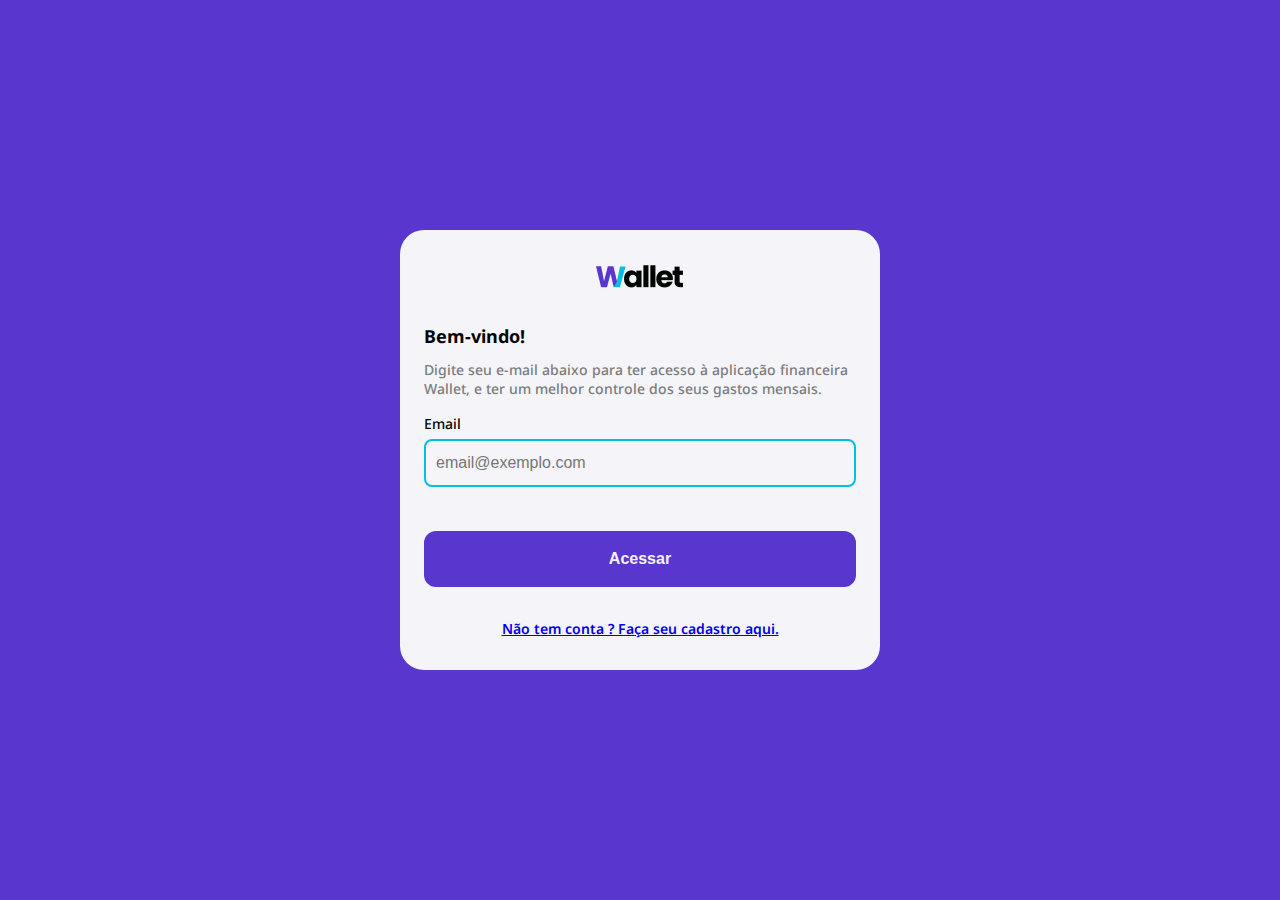
<file: index.html>
<!DOCTYPE html>
<html lang="pt-br">
  <head>
    <meta charset="UTF-8" />
    <meta name="viewport" content="width=device-width, initial-scale=1.0" />
    <title>Wallet App - Login</title>
    <link rel="stylesheet" href="styles.css" />
    <script src="index.js"></script>
  </head>
  <body>
    <div class="auth-container">
      <div class="auth-content">
        <div class="auth-content-container">
          <img class="logo" src="src/img/logo.png" alt="logo" />
          <h3 class="full-width text-left mt larger">Bem-vindo!</h3>
          <p class="mt small">
            Digite seu e-mail abaixo para ter acesso à aplicação financeira
            Wallet, e ter um melhor controle dos seus gastos mensais.
          </p>
          <label class="mt" for="input-email">Email</label>
          <input
            placeholder="email@exemplo.com"
            class="mt smaller"
            id="input-email"
            name="input-email"
            type="email"
          />
          <button onclick="onClickLogin()" class="full-width mt larger">
            Acessar
          </button>
          <a href="src/pages/register/index.html" class="mt larger"
            >Não tem conta ? Faça seu cadastro aqui.</a
          >
        </div>
      </div>
    </div>
  </body>
</html>
</file>
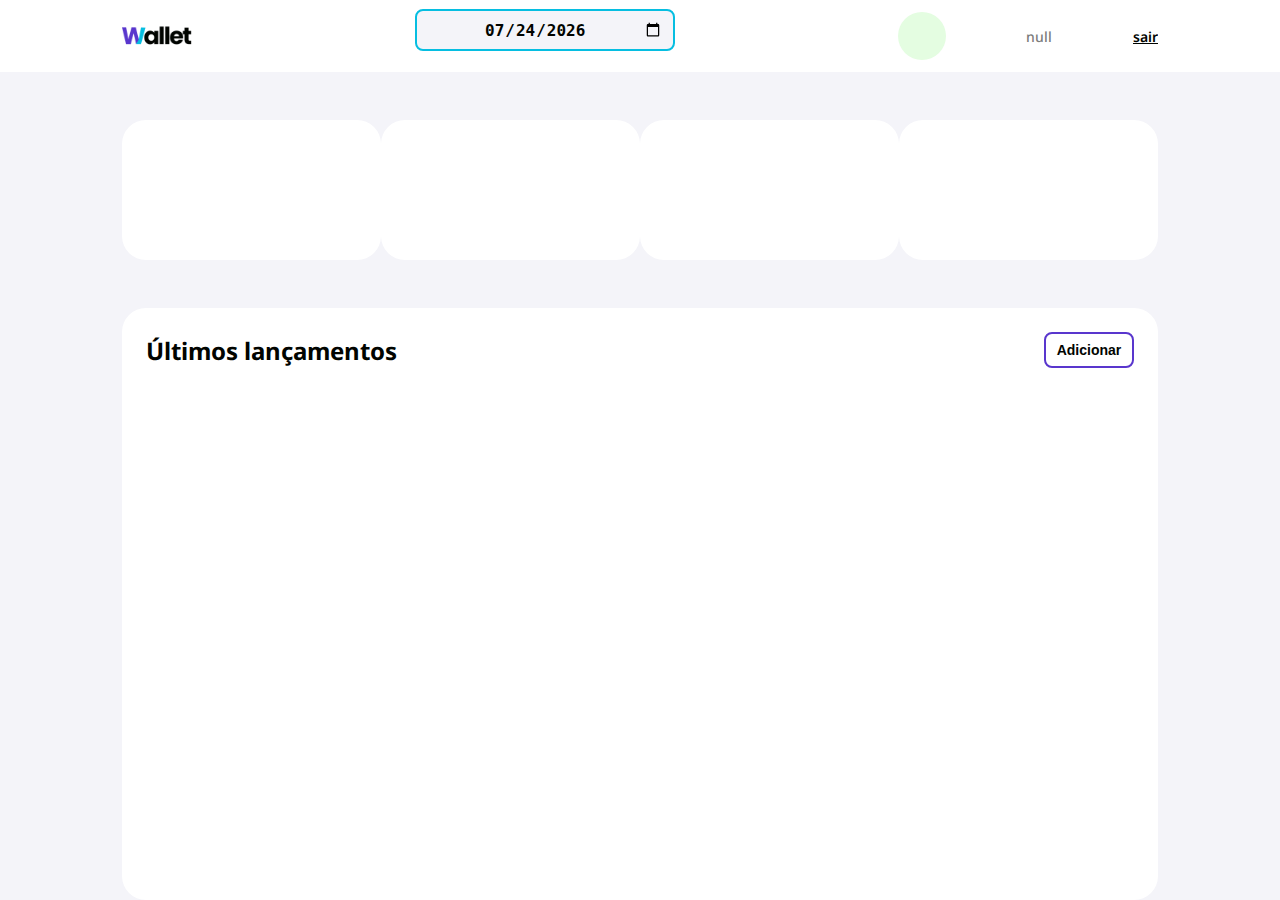
<file: src/pages/home/index.html>
<!DOCTYPE html>
<html>
  <head>
    <title>Wallet App Home</title>
    <link rel="stylesheet" href="../../../styles.css" />
    <link rel="stylesheet" href="styles.css" />
    <script src="index.js"></script>
  </head>
  <body>
    <div class="home-content-container">
      <div class="navbar">
        <img
          src="../../img/logo.png"
          class="logo-navbar"
          alt="Logo Wallet App"
        />
        <div class="navbar-calendar-container">
          <input class="input-calendar" id="selected-date" type="date" />
        </div>
        <div id="navbar-user-container" class="navbar-user-container">
          <div id="navbar-user-avatar" class="navbar-user-avatar"></div>
        </div>
      </div>
      <div class="finance-card-container">
        <div id="finance-card-1" class="finance-card"></div>
        <div id="finance-card-2" class="finance-card"></div>
        <div id="finance-card-3" class="finance-card"></div>
        <div id="finance-card-4" class="finance-card"></div>
      </div>
      <div class="table-container">
        <div class="table-content-container">
          <div class="table-content-header">
            <h2>Últimos lançamentos</h2>
            <button onclick="onOpenModal()" class="small">Adicionar</button>
          </div>
          <table id="finances-table"></table>
        </div>
      </div>
    </div>
    <div id="modal" class="modal-background">
      <div class="modal-content">
        <div class="modal-content-header">
          <h3>Adicionar lançamento</h3>
          <button onclick="onCloseModal()" class="small">Fechar</button>
        </div>
        <form id="form-finance-release" class="mt">
          <label class="mt" for="input-title">Título:</label>
          <input
            class="mt smaller"
            type="text"
            id="input-title"
            name="input-title"
            placeholder="Ex: Conta de energia"
            required
          />
          <label class="mt" for="input-value">Valor</label>
          <input
            class="mt smaller"
            type="number"
            step="any"
            id="input-value"
            name="input-value"
            placeholder="R$ 0,00 (Use valores negativos para uma despesa)"
            required
          />
          <label class="mt" for="input-date">Data</label>
          <input
            class="mt smaller"
            type="date"
            id="input-date"
            name="input-date"
            placeholder="00/00/0000"
            required
          />
          <label class="mt" for="input-category">Categoria</label>
          <select
            class="mt smaller"
            id="input-category"
            name="input-category"
            required
          ></select>
          <button type="submit" class="mt full-width">Adicionar</button>
        </form>
      </div>
    </div>
  </body>
</html>
</file>
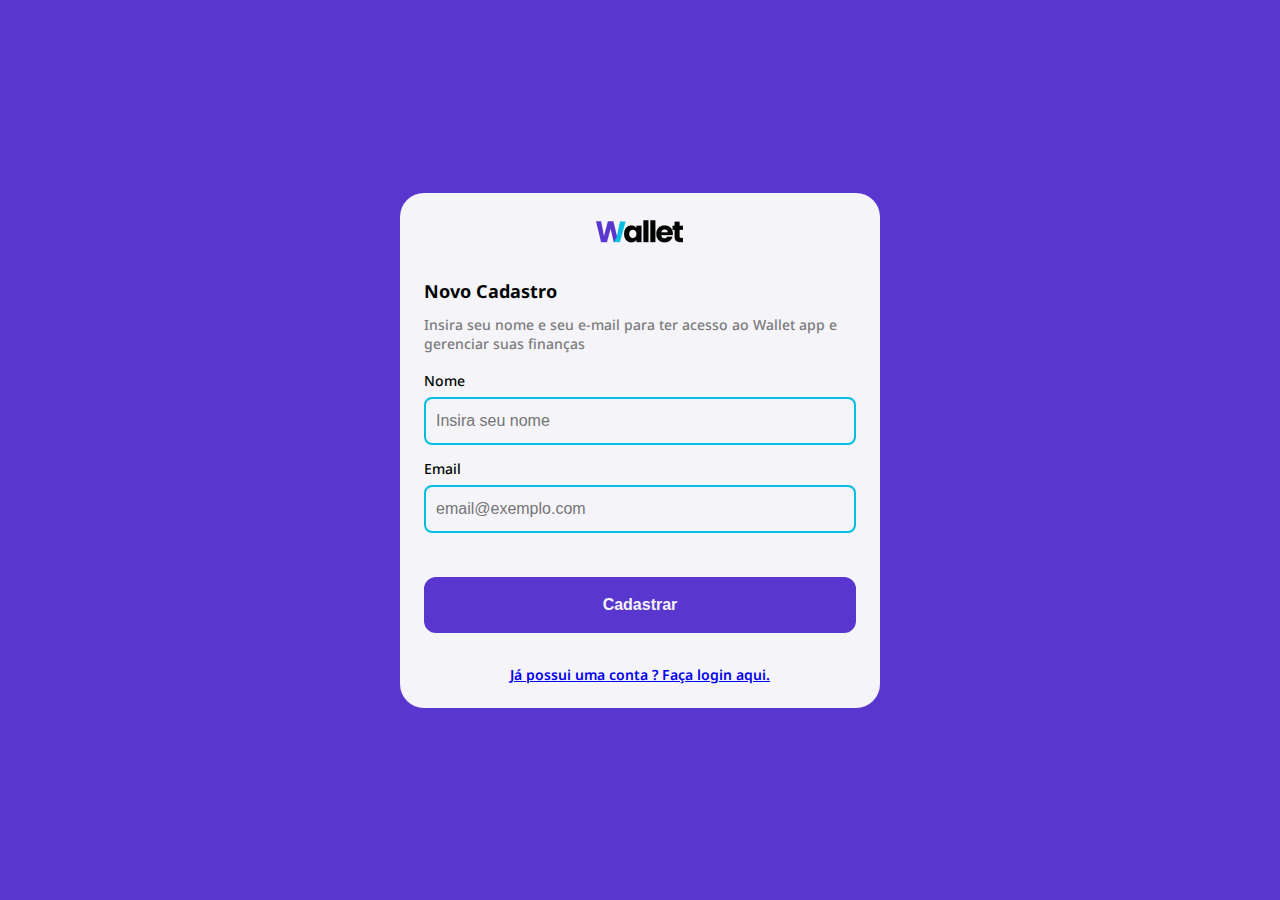
<file: src/pages/register/index.html>
<!DOCTYPE html>
<html lang="pt-br">
  <head>
    <meta charset="UTF-8" />
    <meta name="viewport" content="width=device-width, initial-scale=1.0" />
    <title>Wallet App - Register</title>
    <link rel="stylesheet" href="../../../styles.css" />
    <script src="index.js"></script>
  </head>
  <body>
    <div class="auth-container">
      <div class="auth-content">
        <div class="auth-content-container">
          <img class="logo" src="../../img/logo.png" alt="logo" />
          <h3 class="full-width text-left mt larger">Novo Cadastro</h3>
          <p class="mt small">
            Insira seu nome e seu e-mail para ter acesso ao Wallet app e
            gerenciar suas finanças
          </p>
          <form id="form-register" class="mt">
            <label class="mt" for="input-name">Nome</label>
            <input
              placeholder="Insira seu nome"
              class="mt smaller"
              id="input-name"
              name="input-name"
              type="text"
              required
            />
            <label class="mt" for="input-email">Email</label>
            <input
              placeholder="email@exemplo.com"
              class="mt smaller"
              id="input-email"
              name="input-email"
              type="email"
              required
            />
            <button type="submit" class="full-width mt larger">
              Cadastrar
            </button>
          </form>
          <a href="../../../index.html" class="mt larger"
            >Já possui uma conta ? Faça login aqui.</a
          >
        </div>
      </div>
    </div>
  </body>
</html>
</file>
<file: styles.css>
@import url("https://fonts.googleapis.com/css2?family=Noto+Sans:wght@100;200;300;400;500;600;700;800;900&display=swap");

body {
  padding: 0px;
  margin: 0px;
  font-family: "Noto Sans", sans-serif;
  color: #010400;
}

h1 {
  font-family: "Noto Sans", sans-serif;
  font-size: 40px;
  font-weight: bolder;
  margin: 0px;
  padding: 0px;
}

h2 {
  font-size: 24px;
  font-weight: bold;
  margin: 0px;
  padding: 0px;
}

h3 {
  font-size: 18px;
  font-weight: bold;
  margin: 0px;
  padding: 0px;
}

h4 {
  font-size: 16px;
  font-weight: 600;
  color: #7c7c7c;
  margin: 0px;
  padding: 0px;
}

p {
  font-size: 14px;
  font-weight: 500;
  color: #7c7c7c;
  margin: 0px;
  padding: 0px;
}

label {
  width: 100%;
  font-size: 14px;
  font-weight: 500;
}

a {
  font-size: 14px;
  font-weight: 600;
  text-decoration: underline;
}

button {
  background-color: #5936cd;
  height: 56px;
  width: 432px;
  border-radius: 12px;
  color: #f4f4f9;
  font-weight: bold;
  font-size: 16px;
  border-color: #5936cd;
  border-width: 2px;
  border-style: solid;
  cursor: pointer;
}

button.small {
  background-color: #ffffff;
  color: #010400;
  font-size: 14px;
  border-radius: 8px;
  width: 90px;
  height: 36px;
}

input {
  background-color: #f4f4f9;
  width: 100%;
  height: 48px;
  border-color: #06bee1;
  border-style: solid;
  border-width: 2px;
  border-radius: 8px;
  color: #010400;
  font-size: 16px;
  padding: 10px;
  box-sizing: border-box;
  margin-bottom: 12px;
}

select {
  background-color: #f4f4f9;
  width: 100%;
  height: 48px;
  border-color: #06bee1;
  border-style: solid;
  border-width: 2px;
  border-radius: 8px;
  color: #010400;
  font-size: 16px;
  padding: 10px;
  box-sizing: border-box;
}
.full-width {
  width: 100%;
}

.text-center {
  text-align: center;
}

.text-left {
  text-align: left;
}

.mt {
  margin-top: 16px;
}

.mt.larger {
  margin-top: 32px;
}

.mt.medium {
  margin-top: 24px;
}

.mt.small {
  margin-top: 12px;
}

.mt.smaller {
  margin-top: 6px;
}

.logo {
  width: 88px;
  height: auto;
}

.auth-container {
  width: 100vw;
  height: 100vh;
  display: flex;
  align-items: center;
  justify-content: center;
  background-color: #5936cd;
}

.auth-content {
  display: flex;
  align-items: center;
  justify-content: center;
  width: 480px;
  height: auto;
  min-height: 440px;
  background-color: #f4f4f9;
  border-radius: 24px;
}

.auth-content-container {
  display: flex;
  flex-direction: column;
  align-items: center;
  justify-content: center;
  width: 100%;
  height: 100%;
  padding: 24px;
}
</file>
<file: src/pages/home/styles.css>
.home-content-container {
  display: flex;
  flex-direction: column;
  align-items: flex-start;
  justify-content: flex-start;
  width: 100vw;
  height: auto;
  min-height: 100vh;
  background-color: #f4f4f9;
}

.navbar {
  display: flex;
  flex-direction: row;
  align-items: center;
  justify-content: space-between;
  height: 72px;
  width: 100vw;
  background-color: #ffffff;
  padding: 24px 122px;
  box-sizing: border-box;
}

.logo-navbar {
  height: 24px;
  width: auto;
}

.navbar-calendar-container {
  display: flex;
  flex-direction: row;
  align-items: center;
  width: 260px;
}

.navbar-user-container {
  display: flex;
  flex-direction: row;
  align-items: center;
  justify-content: space-between;
  width: 260px;
  height: 100%;
}

.navbar-user-avatar {
  display: flex;
  align-items: center;
  justify-content: center;
  height: 48px;
  width: 48px;
  border-radius: 24px;
  background-color: #e4fde1;
}

.finance-card-container {
  display: flex;
  width: 100%;
  flex-direction: row;
  align-items: center;
  justify-content: space-between;
  padding: 48px 122px;
  box-sizing: border-box;
}

.finance-card {
  display: flex;
  flex-direction: column;
  align-items: center;
  justify-content: center;
  width: 280px;
  height: 140px;
  border-radius: 24px;
  background-color: #ffffff;
}

.table-container {
  display: flex;
  width: 100%;
  flex-direction: column;
  align-items: flex-start;
  justify-content: flex-start;
  padding: 0px 122px;
  box-sizing: border-box;
}

.table-content-container {
  display: flex;
  width: 100%;
  flex-direction: column;
  align-items: flex-start;
  justify-content: flex-start;
  background-color: #ffffff;
  border-radius: 24px;
  height: 592px;
  padding: 24px;
  box-sizing: border-box;
}

.table-content-header {
  display: flex;
  width: 100%;
  flex-direction: row;
  align-items: center;
  justify-content: space-between;
  padding-bottom: 24px;
  box-sizing: border-box;
}

table {
  width: 100%;
}

th {
  text-align: left;
  color: #7c7c7c;
}

tr {
  height: 32px;
}

th.right {
  text-align: right;
}

th.center {
  text-align: center;
}

td {
  color: #7c7c7c;
}

td.right {
  text-align: right;
}

td.center {
  text-align: center;
}

.modal-background {
  display: none;
  flex-direction: column;
  align-items: flex-end;
  position: fixed;
  top: 0;
  left: 0;
  bottom: 0;
  right: 0;
  width: 100vw;
  height: 100vh;
  background-color: rgba(1, 4, 0, 0.2);
}

.modal-content {
  height: 100%;
  width: 480px;
  background-color: #f4f4f9;
  padding: 24px;
  box-sizing: border-box;
}

.modal-content-header {
  display: flex;
  flex-direction: row;
  justify-content: space-between;
  align-items: center;
  width: 100%;
}

.input-calendar {
  width: 100%;
  height: 42px;
  text-align: center;
  font-weight: 600;
  font-size: 16px;
}
</file>
